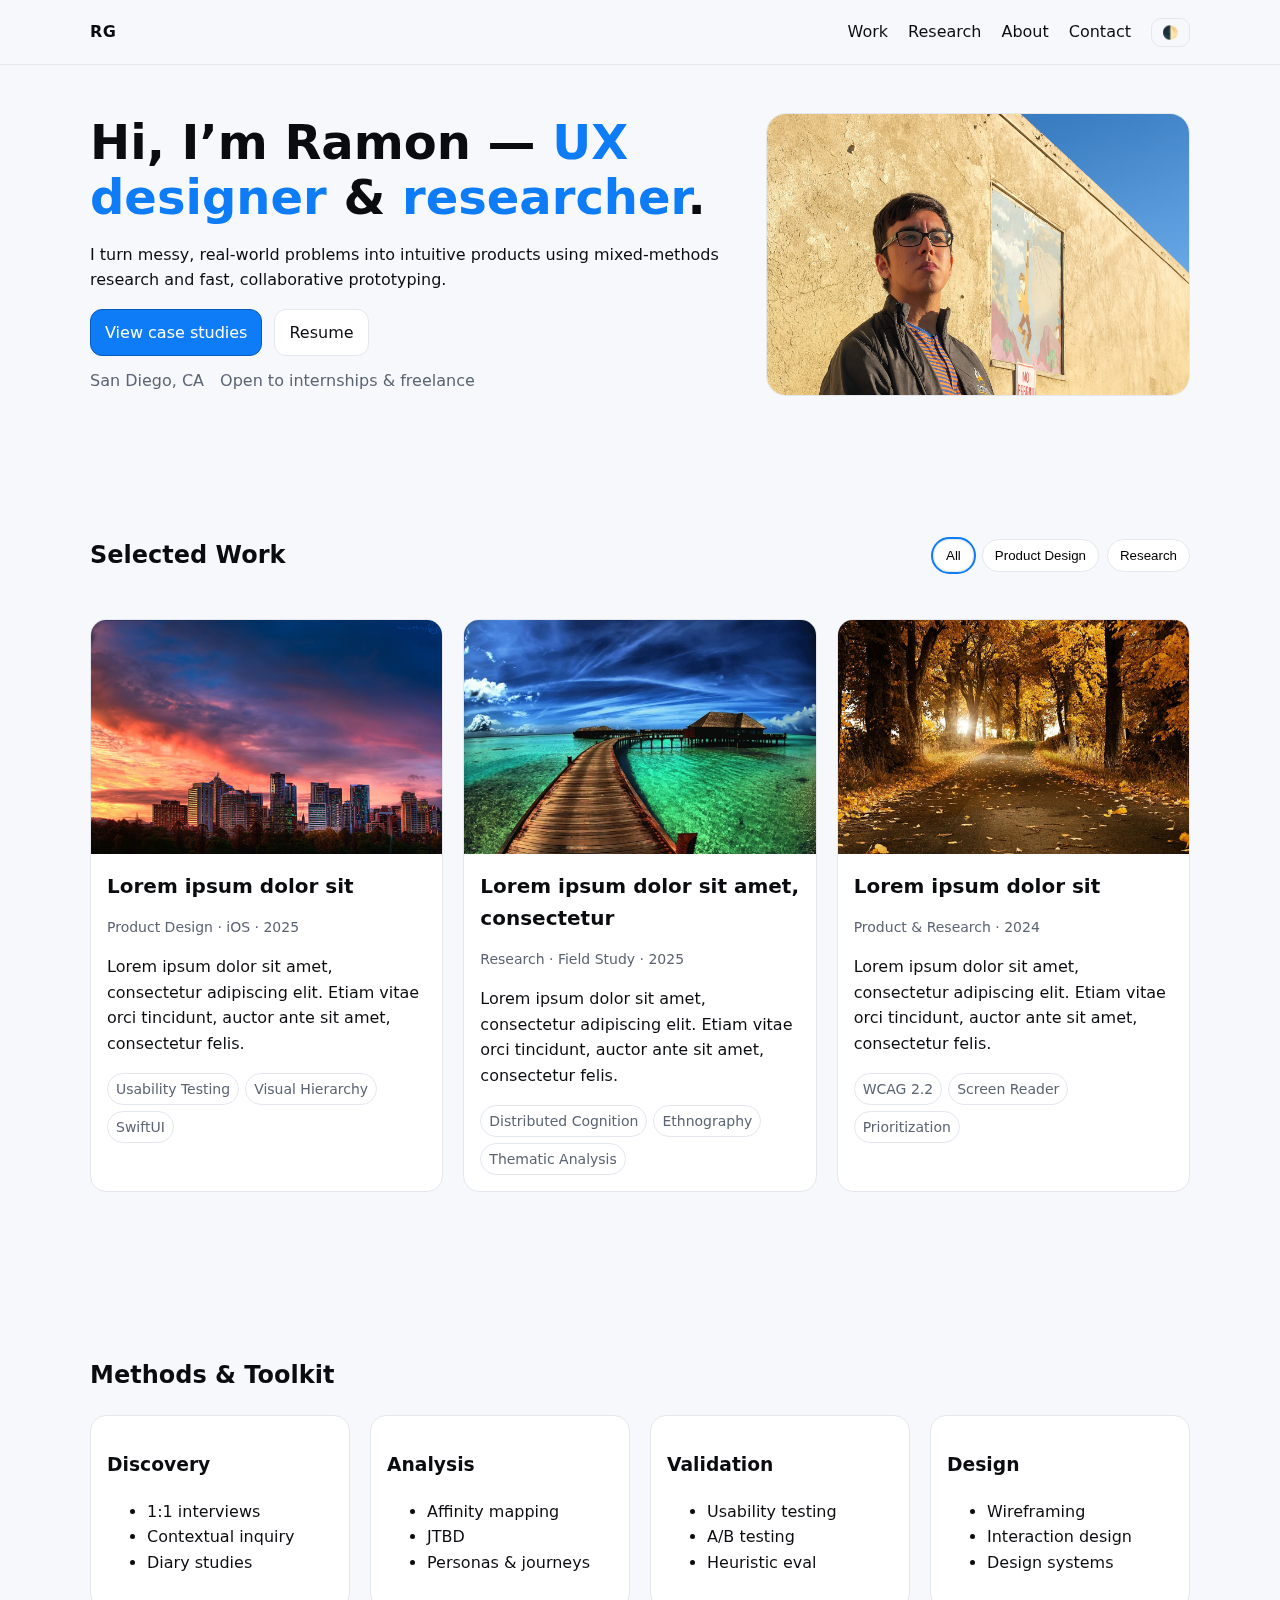
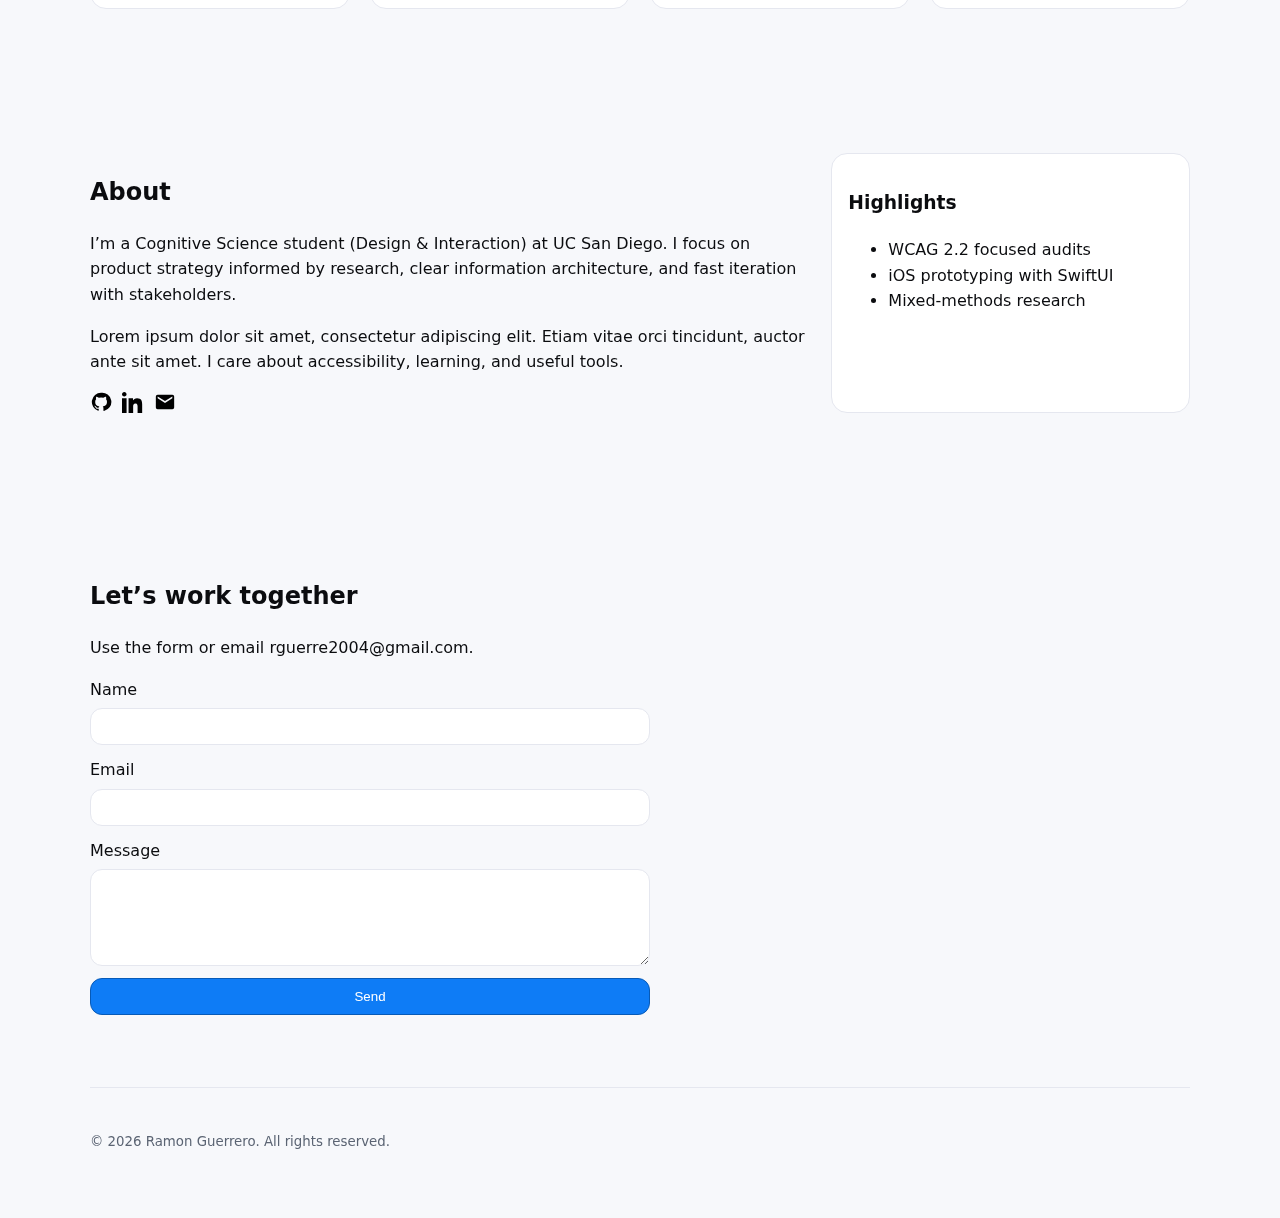
<file: index.html>
<!DOCTYPE html>
<html lang="en">
<head>
  <meta charset="utf-8" />
  <meta name="viewport" content="width=device-width, initial-scale=1" />
  <title>Ramon Guerrero · UX Designer & Researcher</title>
  <meta name="description" content="Portfolio of Ramon Guerrero — UI/UX design and research case studies, methods, and contact." />

  <!-- Open Graph / Twitter -->
  <meta property="og:title" content="Ramon Guerrero · UX Designer & Researcher" />
  <meta property="og:description" content="Selected case studies in product design and human-centered research." />
  <meta property="og:image" content="assets/project-1.jpg" />
  <meta name="twitter:card" content="summary_large_image" />

  <link rel="icon" href="assets/favicon.svg" type="image/svg+xml" />
  <link rel="stylesheet" href="styles.css" />
</head>
<body>
  <a class="skip-to-content" href="#content">Skip to content</a>

  <header class="site-header">
    <nav class="nav container">
      <a href="#" class="logo">RG</a>
      <button class="nav-toggle" aria-expanded="false" aria-controls="menu">Menu</button>
      <ul id="menu" class="menu">
        <li><a href="#work">Work</a></li>
        <li><a href="#research">Research</a></li>
        <li><a href="#about">About</a></li>
        <li><a href="#contact">Contact</a></li>
        <li><button id="themeToggle" class="theme-toggle" aria-label="Toggle dark mode">🌓</button></li>
      </ul>
    </nav>
  </header>

  <main id="content">
    <!-- Hero -->
    <section class="hero container" aria-label="Intro">
      <div class="hero__text">
        <h1>Hi, I’m Ramon — <span class="accent">UX designer</span> & <span class="accent">researcher</span>.</h1>
        <p>I turn messy, real-world problems into intuitive products using mixed-methods research and fast, collaborative prototyping.</p>
        <div class="hero__cta">
          <a href="#work" class="btn primary">View case studies</a>
          <a href="assets/Guerrero, Ramon - Resume.pdf" class="btn" target="_blank" rel="noopener">Resume</a>
        </div>
        <ul class="meta">
          <li>San Diego, CA</li>
          <li>Open to internships & freelance</li>
        </ul>
      </div>
      <picture class="hero__photo">
        <img src="assets/profile.jpg" alt="Portrait of Ramon Guerrero" loading="eager" />
      </picture>
    </section>

    <!-- Work / Case studies -->
    <section id="work" class="section container" aria-labelledby="work-title">
      <div class="section__head">
        <h2 id="work-title">Selected Work</h2>
        <div class="filters" role="tablist" aria-label="Filter projects">
          <button class="filter is-active" data-filter="all" role="tab" aria-selected="true">All</button>
          <button class="filter" data-filter="product" role="tab">Product Design</button>
          <button class="filter" data-filter="research" role="tab">Research</button>
        </div>
      </div>

      <div class="grid projects">
        <!-- Project 1 -->
        <article class="card" data-tags="product">
          <a class="card__media" href="#" aria-label="Open Mapulator case study">
            <img src="assets/project-1.jpg" alt="Mobile app map measurement UI" loading="lazy" />
          </a>
          <div class="card__body">
            <h3 class="card__title"><a href="#">Lorem ipsum dolor sit</a></h3>
            <p class="card__meta">Product Design · iOS · 2025</p>
            <p>Lorem ipsum dolor sit amet, consectetur adipiscing elit. Etiam vitae orci tincidunt, auctor ante sit amet, consectetur felis.</p>
            <ul class="chips">
              <li>Usability Testing</li><li>Visual Hierarchy</li><li>SwiftUI</li>
            </ul>
          </div>
        </article>

        <!-- Project 2 -->
        <article class="card" data-tags="research">
          <a class="card__media" href="#" aria-label="Open Distributed Cognition study">
            <img src="assets/project-2.jpg" alt="Sticky notes on a wall for affinity mapping" loading="lazy" />
          </a>
          <div class="card__body">
            <h3 class="card__title"><a href="#">Lorem ipsum dolor sit amet, consectetur</a></h3>
            <p class="card__meta">Research · Field Study · 2025</p>
            <p>Lorem ipsum dolor sit amet, consectetur adipiscing elit. Etiam vitae orci tincidunt, auctor ante sit amet, consectetur felis.</p>
            <ul class="chips">
              <li>Distributed Cognition</li><li>Ethnography</li><li>Thematic Analysis</li>
            </ul>
          </div>
        </article>

        <!-- Project 3 -->
        <article class="card" data-tags="product research">
          <a class="card__media" href="#" aria-label="Open Accessibility audit project">
            <img src="assets/project-3.jpg" alt="WCAG accessibility checklist with screens" loading="lazy" />
          </a>
          <div class="card__body">
            <h3 class="card__title"><a href="#">Lorem ipsum dolor sit</a></h3>
            <p class="card__meta">Product & Research · 2024</p>
            <p>Lorem ipsum dolor sit amet, consectetur adipiscing elit. Etiam vitae orci tincidunt, auctor ante sit amet, consectetur felis.</p>
            <ul class="chips">
              <li>WCAG 2.2</li><li>Screen Reader</li><li>Prioritization</li>
            </ul>
          </div>
        </article>
      </div>
    </section>

    <!-- Research methods / Toolkit -->
    <section id="research" class="section container" aria-labelledby="research-title">
      <h2 id="research-title">Methods & Toolkit</h2>
      <div class="grid methods">
        <div class="method">
          <h3>Discovery</h3>
          <ul>
            <li>1:1 interviews</li>
            <li>Contextual inquiry</li>
            <li>Diary studies</li>
          </ul>
        </div>
        <div class="method">
          <h3>Analysis</h3>
          <ul>
            <li>Affinity mapping</li>
            <li>JTBD</li>
            <li>Personas & journeys</li>
          </ul>
        </div>
        <div class="method">
          <h3>Validation</h3>
          <ul>
            <li>Usability testing</li>
            <li>A/B testing</li>
            <li>Heuristic eval</li>
          </ul>
        </div>
        <div class="method">
          <h3>Design</h3>
          <ul>
            <li>Wireframing</li>
            <li>Interaction design</li>
            <li>Design systems</li>
          </ul>
        </div>
      </div>
    </section>

    <!-- About -->
    <section id="about" class="section container about" aria-labelledby="about-title">
      <div>
        <h2 id="about-title">About</h2>
        <p>I’m a Cognitive Science student (Design & Interaction) at UC San Diego. I focus on product strategy informed by research, clear information architecture, and fast iteration with stakeholders.</p>
        <p>Lorem ipsum dolor sit amet, consectetur adipiscing elit. Etiam vitae orci tincidunt, auctor ante sit amet. I care about accessibility, learning, and useful tools.</p>
        <div class="socials">
          <a href="https://github.com/rguerrero04" class="social" aria-label="GitHub">
            <img src="icons/github.svg" alt="GitHub" />
          </a>
          <a href="https://www.linkedin.com/in/ramon-guerrero-437889234/" class="social" aria-label="LinkedIn">
            <img src="icons/linkedin.svg" alt="LinkedIn" />
          </a>
          <a href="mailto:rguerre2004@gmail.com" class="social" aria-label="Email">
            <img src="icons/mail.svg" alt="Email" />
          </a>
        </div>
      </div>
      <aside class="highlights" aria-label="Highlights">
        <h3>Highlights</h3>
        <ul>
          <li>WCAG 2.2 focused audits</li>
          <li>iOS prototyping with SwiftUI</li>
          <li>Mixed-methods research</li>
        </ul>
      </aside>
    </section>

    <!-- Contact -->
    <section id="contact" class="section container contact" aria-labelledby="contact-title">
      <h2 id="contact-title">Let’s work together</h2>
      <p>Use the form or email <a href="mailto:rguerre2004@gmail.com">rguerre2004@gmail.com</a>.</p>
        <form id="contactForm" class="form" action="https://formspree.io/f/xkgzeeoy" method="POST" data-redirect="/thanks.html">
          <input type="text" name="company" tabindex="-1" autocomplete="off" style="position:absolute;left:-10000px;" aria-hidden="true">
          <div class="field">
            <label for="name">Name</label>
            <input id="name" name="name" type="text" required />
          </div>
          <div class="field">
            <label for="email">Email</label>
            <input id="email" name="email" type="email" required />
          </div>
          <div class="field">
            <label for="message">Message</label>
            <textarea id="message" name="message" rows="5" required></textarea>
          </div>
          <!-- <input type="hidden" name="_next" value="https://www.guerreroramon.com/thanks.html"> -->
          <button class="btn primary" type="submit">Send</button>
        </form>
        <p id="formStatus" class="form-status" role="status" aria-live="polite" hidden></p>
    </section>
  </main>

  <footer class="site-footer container">
    <small>© <span id="year"></span> Ramon Guerrero. All rights reserved.</small>
  </footer>

  <script src="script.js"></script>
</body>
</html>
</file>
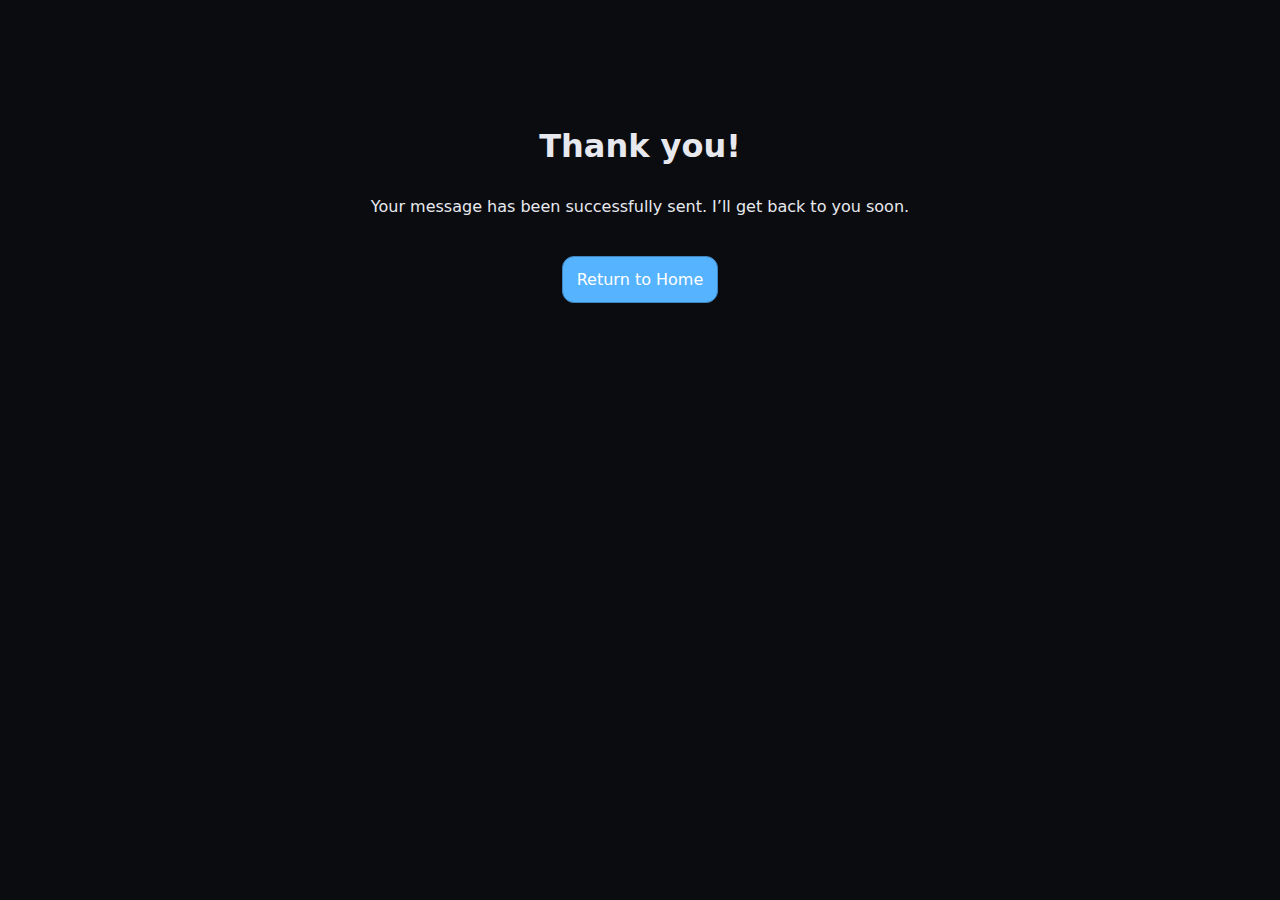
<file: thanks.html>
<!DOCTYPE html>
<html lang="en">
<head>
  <meta charset="UTF-8">
  <meta name="viewport" content="width=device-width, initial-scale=1.0">
  <title>Thank You</title>
  <link rel="stylesheet" href="styles.css">
</head>
<body>
  <main class="section container" style="text-align:center; padding:100px 20px;">
    <h1>Thank you!</h1>
    <p>Your message has been successfully sent. I’ll get back to you soon.</p>
    <a href="index.html" class="btn primary" style="margin-top:20px; display:inline-block;">Return to Home</a>
  </main>
</body>
</html>
</file>
<file: styles.css>
/* Base / reset */
* { box-sizing: border-box; }
:root {
  --bg: #0b0c0f;         /* dark by default, toggled via class */
  --panel: #11131a;
  --text: #e7e9ef;
  --muted: #b7bdc8;
  --accent: #56b3ff;
  --card: #141722;
  --border: #242839;
}

body { margin: 0; font: 16px/1.6 system-ui, -apple-system, Segoe UI, Roboto, Inter, "Helvetica Neue", Arial, sans-serif; background: var(--bg); color: var(--text); }
img { display: block; max-width: 100%; height: auto; }
a { color: inherit; text-decoration: none; }
.container { width: min(1100px, 92%); margin-inline: auto; }
.section { padding: 72px 0; }
.section__head { display:flex; align-items:center; justify-content:space-between; gap: 16px; margin-bottom: 24px; }

/* Light theme */
body.light {
  --bg: #f7f8fb;
  --panel: #ffffff;
  --text: #0b0c0f;
  --muted: #5b6473;
  --accent: #0e7cf6;
  --card: #ffffff;
  --border: #e5e7ef;
}

/* Accessibility */
.skip-to-content { position: absolute; left: -9999px; top: auto; }
.skip-to-content:focus { left: 8px; top: 8px; background: var(--accent); color: #fff; padding: 8px 12px; border-radius: 8px; }

/* Header */
.site-header { position: sticky; top: 0; backdrop-filter: saturate(150%) blur(8px); background: color-mix(in oklab, var(--bg) 70%, transparent); border-bottom: 1px solid var(--border); z-index: 50; }
.nav { display: flex; align-items: center; justify-content: space-between; height: 64px; }
.logo { font-weight: 800; letter-spacing: 0.5px; }
.menu { display: flex; align-items: center; gap: 20px; list-style: none; margin: 0; padding: 0; }
.nav-toggle { display:none; }
.theme-toggle { background: transparent; border: 1px solid var(--border); padding: 6px 10px; border-radius: 10px; cursor: pointer; }

@media (max-width: 720px) {
  .nav-toggle { display: inline-flex; align-items: center; gap: 8px; background: var(--panel); color: var(--text); border: 1px solid var(--border); padding: 8px 12px; border-radius: 10px; }
  .menu { position: absolute; inset: 64px 0 auto 0; background: var(--panel); border-bottom: 1px solid var(--border); padding: 16px; display: grid; gap: 8px; transform: translateY(-150%); transition: transform 180ms ease; }
  .menu.open { transform: translateY(0); }
}

/* Hero */
.hero { display: grid; grid-template-columns: 1.2fr 0.8fr; gap: 40px; align-items: center; padding: 48px 0; }
.hero__text h1 { font-size: clamp(28px, 4vw, 48px); line-height: 1.15; margin: 0 0 12px; }
.accent { color: var(--accent); }
.hero__cta { display: flex; gap: 12px; margin: 16px 0 12px; }
.meta { display:flex; gap: 16px; padding:0; margin:8px 0 0; list-style:none; color: var(--muted); }
.hero__photo { align-self: stretch; border-radius: 20px; overflow: hidden; background: var(--card); border: 1px solid var(--border); }

@media (max-width: 900px) { .hero { grid-template-columns: 1fr; } .hero__photo { order: -1; } }

/* Buttons */
.btn { display: inline-flex; align-items: center; justify-content: center; gap: 8px; padding: 10px 14px; border-radius: 12px; border: 1px solid var(--border); background: var(--panel); color: var(--text); }
.btn.primary { background: var(--accent); color: #fff; border-color: color-mix(in oklab, var(--accent) 80%, black); }
.btn:hover { filter: brightness(1.05); }

/* Filters */
.filters { display:flex; gap: 8px; }
.filter { background: var(--panel); border:1px solid var(--border); border-radius: 999px; padding: 8px 12px; cursor: pointer; }
.filter.is-active { outline: 2px solid var(--accent); }

/* Cards */
.grid { display: grid; gap: 20px; }
.projects { grid-template-columns: repeat(12, 1fr); }
.card { grid-column: span 4; display: grid; grid-template-rows: auto 1fr; background: var(--card); border: 1px solid var(--border); border-radius: 16px; overflow: clip; }
.card__media img { width: 100%; aspect-ratio: 3/2; object-fit: cover; }
.card__body { padding: 16px; }
.card__title { margin: 0 0 8px; font-size: 20px; }
.card__meta, .chips { color: var(--muted); font-size: 14px; }
.chips { display:flex; flex-wrap: wrap; gap: 6px; padding: 0; margin: 12px 0 0; list-style:none; }
.chips li { border:1px solid var(--border); padding: 4px 8px; border-radius: 999px; }

@media (max-width: 1100px) { .card { grid-column: span 6; } }
@media (max-width: 720px)  { .card { grid-column: span 12; } }

/* Methods */
.methods { grid-template-columns: repeat(4, 1fr); }
.method { background: var(--card); border:1px solid var(--border); border-radius: 16px; padding: 16px; }
@media (max-width: 900px) { .methods { grid-template-columns: repeat(2, 1fr); } }
@media (max-width: 520px) { .methods { grid-template-columns: 1fr; } }

/* About */
.about { display:grid; grid-template-columns: 2fr 1fr; gap: 24px; }
.highlights { background: var(--card); border:1px solid var(--border); border-radius: 16px; padding: 16px; }
.socials { display:flex; gap: 10px; margin-top: 10px; }
.social img { width: 22px; height: 22px; filter: grayscale(1); }

@media (max-width: 900px) { .about { grid-template-columns: 1fr; } }

/* Form */
.form { display:grid; gap: 12px; max-width: 560px; }
.field { display:grid; gap: 6px; }
input, textarea { background: var(--panel); color: var(--text); border:1px solid var(--border); border-radius: 12px; padding: 10px 12px; }
input:focus, textarea:focus { outline: 2px solid var(--accent); outline-offset: 1px; }

/* Footer */
.site-footer { padding: 40px 0 64px; color: var(--muted); border-top: 1px solid var(--border); }

/* --- Accessibility Patch: Ensure social icons are visible in dark mode --- */
/* Keep icons dark on light theme */
body.light .social img { filter: none; }

/* Flip icons to light on dark theme for contrast */
body:not(.light) .social img { filter: invert(1) brightness(1.1) contrast(1.1); }

/* Optional: subtle hover lift without changing colors */
.social img { width: 22px; height: 22px; transition: transform 120ms ease; }
.social:hover img { transform: translateY(-1px); }
</file>
